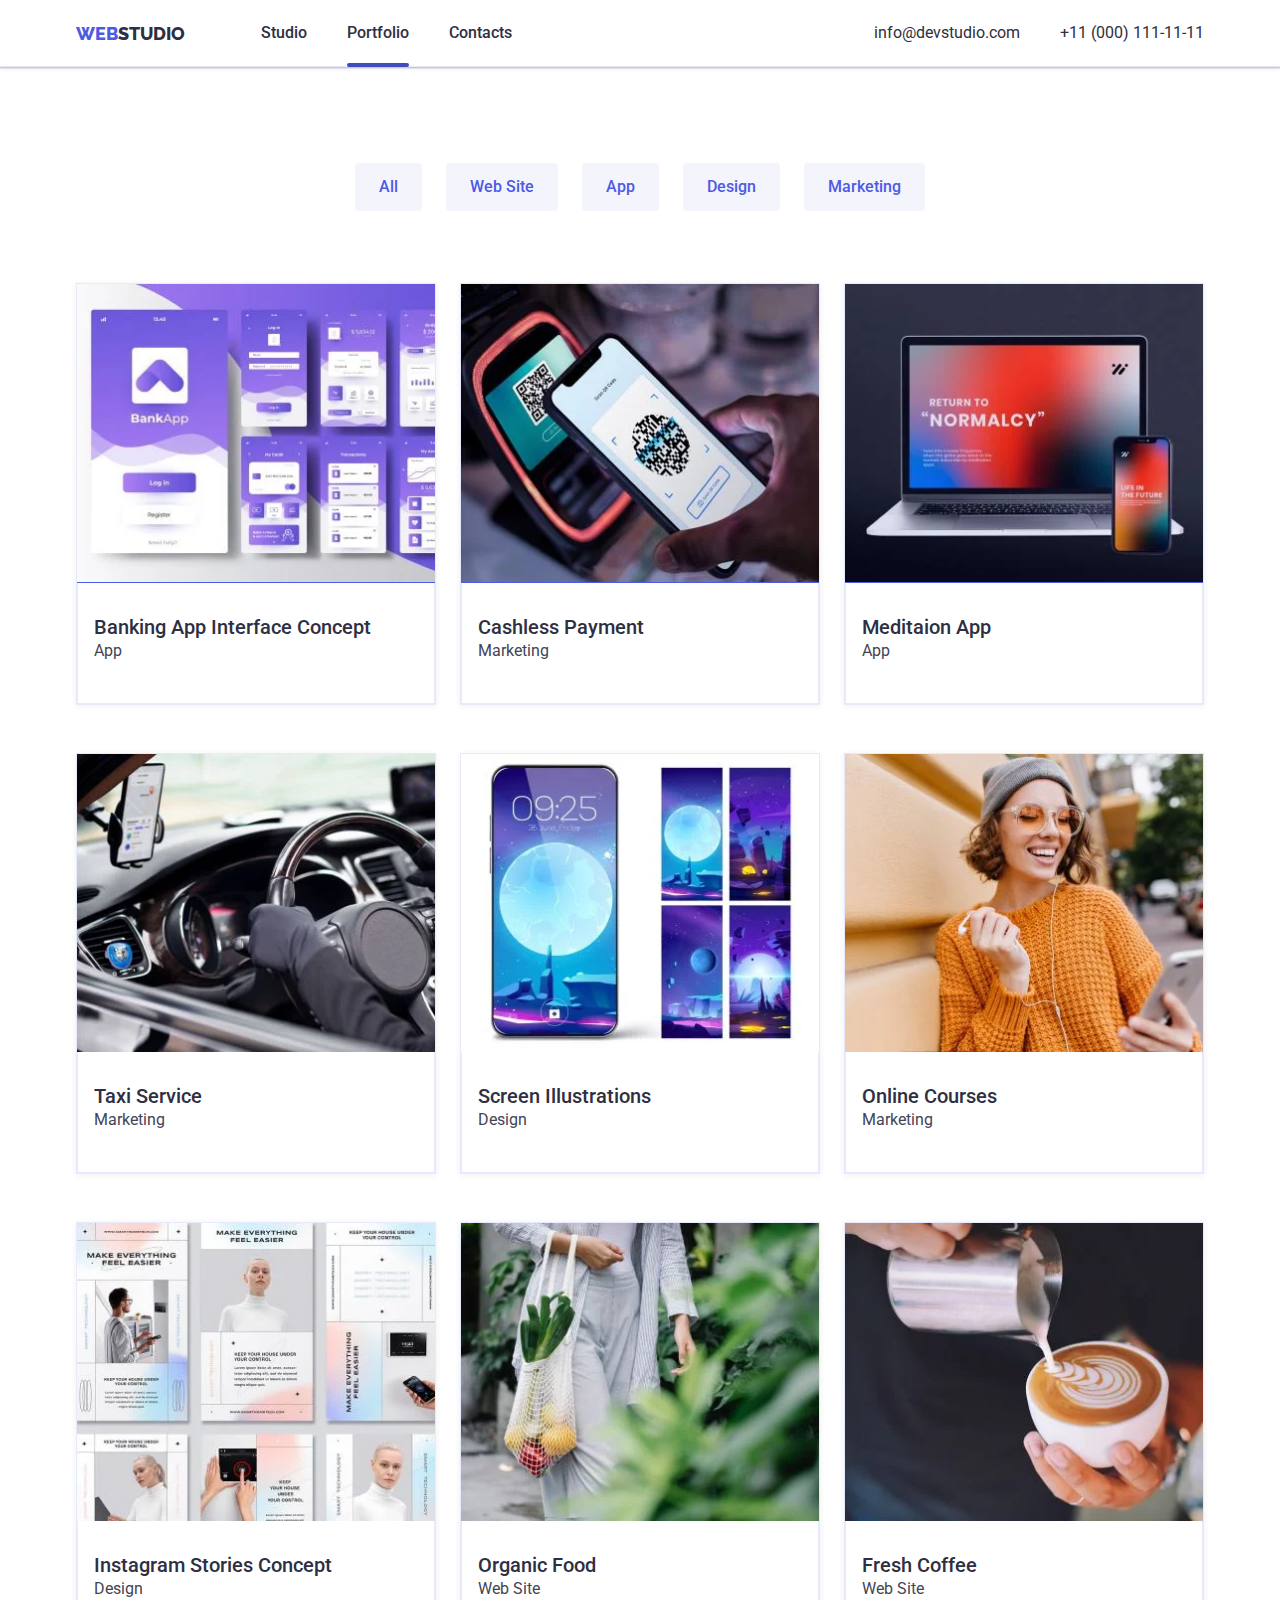
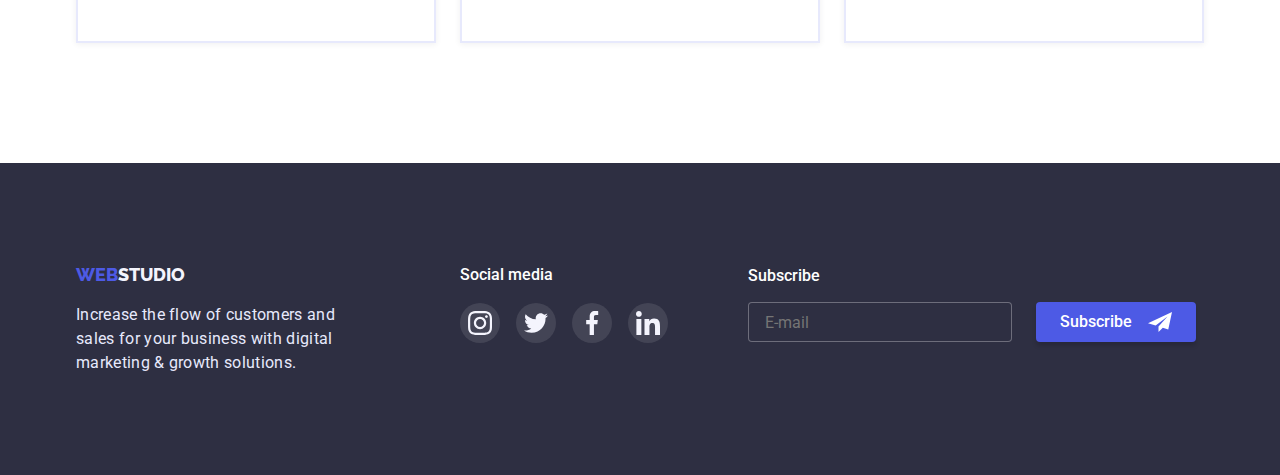
<file: portfolio.html>
<!DOCTYPE html>
<html lang="en">
  <head>
    <meta charset="UTF-8" />
    <meta http-equiv="X-UA-Compatible" content="IE=edge" />
    <meta name="viewport" content="width=device-width, initial-scale=1.0" />
    <title>Document</title>

    <link
      rel="stylesheet"
      href="https://cdn.jsdelivr.net/npm/modern-normalize@1.1.0/modern-normalize.min.css"
    />

    <link
      href="https://fonts.googleapis.com/css2?family=Raleway:wght@800&family=Roboto:wght@400;500;700&display=swap"
      rel="stylesheet"
    />

    <link rel="stylesheet" href="./css/styles.css" />
  </head>
  <body>
    <header class="header-block">
      <div class="container header-container-blok">
        <nav class="header-container">
          <a href="index.html" class="logo-decoretion">
            <span class="logo">web</span
            ><span class="logo logo-black">studio</span></a
          >

          <button class="menu-toggle js-open-menu">
            <svg width="32" height="22" class="icon-hamburger">
              <use href="../images/icons.svg#icon-hamburger"></use>
            </svg>
          </button>

          <ul class="link-block">
            <li><a class="link " href="./index.html">Studio</a></li>
            <li><a class="link current" href="./portfolio.html">Portfolio</a></li>
            <li><a class="link" href="">Contacts</a></li>
          </ul>
        </nav>
        <ul class="contacts-block">
          <li>
            <a class="contacts" href="meilto:info@devstudio.com"
              >info@devstudio.com</a
            >
          </li>
          <li>
            <a class="contacts" href="tel:+110001111111"
              >+11 (000) 111-11-11</a
            >
          </li>
        </ul>
      </div>
    </header>
    <main>
      <section class="container"> 
        <div class="portfolio-section">
          <h1 class="visuallyhidden">Portfolio</h1>
          <ul class="btn-section">
            <li><button class="btn btn-all" type="button">All</button></li>
            <li><button class="btn" type="button">Web Site</button></li>
            <li><button class="btn" type="button">App</button></li>
            <li><button class="btn" type="button">Design</button></li>
            <li><button class="btn" type="button">Marketing</button></li>
          </ul>
          <ul class="projeckt-list">
            <li class="projeckt-link">
              <a href="" class="portfolio-link"> 
                <div class="img-overlay"> 
                  <picture>
                  <source
                  media="(min-width: 1200px)"
                  srcset="
                    ./images/portfolio/img1@1x.webp 1x,
                    ./images/portfolio/img1@2x.webp 2x
                  "
                  type="image/webp"/>
                  <source
                  media="(min-width: 1200px)"
                  srcset="
                    ./images/portfolio/img1@1x.jpg 1x,
                    ./images/portfolio/img1@2x.jpg 2x" />

                    <source
                    media="(min-width: 768px)"
                    srcset="
                      ./images/portfolio/tabl/img1@1x.webp 1x,
                      ./images/portfolio/tabl/img1@2x.webp 2x
                    "
                    type="image/webp"/>
                    <source
                    media="(min-width: 768px)"
                    srcset="
                      ./images/portfolio/tabl/img1@1x.jpg 1x,
                      ./images/portfolio/tabl/img1@2x.jpg 2x" />

                      <source
                    media="(min-width: 320px)"
                    srcset="
                      ./images/portfolio/mob/img1@1x.webp 1x,
                      ./images/portfolio/mob/img1@2x.webp 2x
                    "
                    type="image/webp"/>
                    <source
                    media="(min-width: 320px)"
                    srcset="
                      ./images/portfolio/mob/img1@1x.jpg 1x,
                      ./images/portfolio/mob/img1@2x.jpg 2x"
                      
                       />



                <img src="./images/portfolio/img1@1x.jpg" alt="list" width="396"  />
              </picture>
                  
                  
                  
                  
                <p class="overlay" > 14 Stylish and User-Friendly App Design Concepts · Task Manager App · Calorie Tracker App · Exotic Fruit Ecommerce App · Cloud Storage App

                </p>
                </div>
              <div class="portfolio-wrapper">
                <h2 class="feature-portfolio">Banking App Interface Concept</h2>
                <p class="feature-text feature-text-portfolio">App</p>
              </div></a>
            </li>
            <li class="projeckt-link">
              <a href="" class="portfolio-link"> <div class="img-overlay" >
                <picture>
                  <source
                  media="(min-width: 1200px)"
                  srcset="
                    ./images/portfolio/img2@1x.webp 1x,
                    ./images/portfolio/img2@2x.webp 2x
                  "
                  type="image/webp"/>
                  <source
                  media="(min-width: 1200px)"
                  srcset="
                    ./images/portfolio/img2@1x.jpg 1x,
                    ./images/portfolio/img2@2x.jpg 2x" />

                    <source
                    media="(min-width: 768px)"
                    srcset="
                      ./images/portfolio/tabl/img2@1x.webp 1x,
                      ./images/portfolio/tabl/img2@2x.webp 2x
                    "
                    type="image/webp"/>
                    <source
                    media="(min-width: 768px)"
                    srcset="
                      ./images/portfolio/tabl/img2@1x.jpg 1x,
                      ./images/portfolio/tabl/img2@2x.jpg 2x" />

                      <source
                    media="(min-width: 320px)"
                    srcset="
                      ./images/portfolio/mob/img2@1x.webp 1x,
                      ./images/portfolio/mob/img2@2x.webp 2x
                    "
                    type="image/webp"/>
                    <source
                    media="(min-width: 320px)"
                    srcset="
                      ./images/portfolio/mob/img2@1x.jpg 1x,
                      ./images/portfolio/mob/img2@2x.jpg 2x" />



                <img src="./images/portfolio/img2@1x.jpg" alt="phone and terminal" width="396"  />
              </picture> 
                <p class="overlay" > 14 Stylish and User-Friendly App Design Concepts · Task Manager App · Calorie Tracker App · Exotic Fruit Ecommerce App · Cloud Storage App

                </p> </div>
                <div class="portfolio-wrapper">
                <h2 class="feature-portfolio ">Cashless Payment</h2>
                <p class="feature-text feature-text-portfolio">Marketing</p>
              </div> </a>
            </li>
            <li class="projeckt-link">
              <a href="" class="portfolio-link"> <div class="img-overlay"> 
                <picture>
                  <source
                  media="(min-width: 1200px)"
                  srcset="
                    ./images/portfolio/img3@1x.webp 1x,
                    ./images/portfolio/img3@2x.webp 2x
                  "
                  type="image/webp"/>
                  <source
                  media="(min-width: 1200px)"
                  srcset="
                    ./images/portfolio/img3@1x.jpg 1x,
                    ./images/portfolio/img3@2x.jpg 2x" />

                    <source
                    media="(min-width: 768px)"
                    srcset="
                      ./images/portfolio/tabl/img3@1x.webp 1x,
                      ./images/portfolio/tabl/img3@2x.webp 2x
                    "
                    type="image/webp"/>
                    <source
                    media="(min-width: 768px)"
                    srcset="
                      ./images/portfolio/tabl/img3@1x.jpg 1x,
                      ./images/portfolio/tabl/img3@2x.jpg 2x" />

                      <source
                    media="(min-width: 320px)"
                    srcset="
                      ./images/portfolio/mob/img3@1x.webp 1x,
                      ./images/portfolio/mob/img3@2x.webp 2x
                    "
                    type="image/webp"/>
                    <source
                    media="(min-width: 320px)"
                    srcset="
                      ./images/portfolio/mob/img3@1x.jpg 1x,
                      ./images/portfolio/mob/img3@2x.jpg 2x" />



                <img src="./images/portfolio/img3@1x.jpg" alt="phone and laptop" width="396"  />
              </picture> 
                
                <p class="overlay" > 14 Stylish and User-Friendly App Design Concepts · Task Manager App · Calorie Tracker App · Exotic Fruit Ecommerce App · Cloud Storage App

                </p>
              </div>
                <div class="portfolio-wrapper">
                <h2 class="feature-portfolio">Meditaion App</h2>
                <p class="feature-text feature-text-portfolio">App</p>
              </div> </a>
            </li>
            <li class="projeckt-link">
              <a href="" class="portfolio-link">
                <div class="img-overlay">
                  <picture>
                    <source
                    media="(min-width: 1200px)"
                    srcset="
                      ./images/portfolio/img4@1x.webp 1x,
                      ./images/portfolio/img4@2x.webp 2x
                    "
                    type="image/webp"/>
                    <source
                    media="(min-width: 1200px)"
                    srcset="
                      ./images/portfolio/img4@1x.jpg 1x,
                      ./images/portfolio/img4@2x.jpg 2x" />
  
                      <source
                      media="(min-width: 768px)"
                      srcset="
                        ./images/portfolio/tabl/img4@1x.webp 1x,
                        ./images/portfolio/tabl/img4@2x.webp 2x
                      "
                      type="image/webp"/>
                      <source
                      media="(min-width: 768px)"
                      srcset="
                        ./images/portfolio/tabl/img4@1x.jpg 1x,
                        ./images/portfolio/tabl/img4@2x.jpg 2x" />
  
                        <source
                      media="(min-width: 320px)"
                      srcset="
                        ./images/portfolio/mob/img4@1x.webp 1x,
                        ./images/portfolio/mob/img4@2x.webp 2x
                      "
                      type="image/webp"/>
                      <source
                      media="(min-width: 320px)"
                      srcset="
                        ./images/portfolio/mob/img4@1x.jpg 1x,
                        ./images/portfolio/mob/img4@2x.jpg 2x" />
  
  
  
                  <img src="./images/portfolio/img4@1x.jpg" alt="steering wheel" width="396"  />
                </picture> 
                
                <p class="overlay" > 14 Stylish and User-Friendly App Design Concepts · Task Manager App · Calorie Tracker App · Exotic Fruit Ecommerce App · Cloud Storage App

                </p>
              </div>
                <div class="portfolio-wrapper">
                <h2 class="feature-portfolio">Taxi Service</h2>
                <p class="feature-text feature-text-portfolio">Marketing</p>
              </div> </a>
            </li>
            <li class="projeckt-link">
              <a href="" class="portfolio-link">
                <div class="img-overlay">
                  <picture>
                    <source
                    media="(min-width: 1200px)"
                    srcset="
                      ./images/portfolio/img5@1x.webp 1x,
                      ./images/portfolio/img5@2x.webp 2x
                    "
                    type="image/webp"/>
                    <source
                    media="(min-width: 1200px)"
                    srcset="
                      ./images/portfolio/img5@1x.jpg 1x,
                      ./images/portfolio/img5@2x.jpg 2x" />
  
                      <source
                      media="(min-width: 768px)"
                      srcset="
                        ./images/portfolio/tabl/img5@1x.webp 1x,
                        ./images/portfolio/tabl/img5@2x.webp 2x
                      "
                      type="image/webp"/>
                      <source
                      media="(min-width: 768px)"
                      srcset="
                        ./images/portfolio/tabl/img5@1x.jpg 1x,
                        ./images/portfolio/tabl/img5@2x.jpg 2x" />
  
                        <source
                      media="(min-width: 320px)"
                      srcset="
                        ./images/portfolio/mob/img5@1x.webp 1x,
                        ./images/portfolio/mob/img5@2x.webp 2x
                      "
                      type="image/webp"/>
                      <source
                      media="(min-width: 320px)"
                      srcset="
                        ./images/portfolio/mob/img5@1x.jpg 1x,
                        ./images/portfolio/mob/img5@2x.jpg 2x" />
  
  
  
                  <img src="./images/portfolio/img5@1x.jpg" alt="phone screen" width="396"  />
                </picture> 
                
                <p class="overlay" > 14 Stylish and User-Friendly App Design Concepts · Task Manager App · Calorie Tracker App · Exotic Fruit Ecommerce App · Cloud Storage App

                </p>
              </div>
                <div class="portfolio-wrapper">
                <h2 class="feature-portfolio">Screen Illustrations</h2>
                <p class="feature-text feature-text-portfolio">Design</p>
              </div> </a>
            </li>
            <li class="projeckt-link">
             <a href="" class="portfolio-link"> 
              <div class="img-overlay">
                <picture>
                  <source
                  media="(min-width: 1200px)"
                  srcset="
                    ./images/portfolio/img6@1x.webp 1x,
                    ./images/portfolio/img6@2x.webp 2x
                  "
                  type="image/webp"/>
                  <source
                  media="(min-width: 1200px)"
                  srcset="
                    ./images/portfolio/img6@1x.jpg 1x,
                    ./images/portfolio/img6@2x.jpg 2x" />

                    <source
                    media="(min-width: 768px)"
                    srcset="
                      ./images/portfolio/tabl/img6@1x.webp 1x,
                      ./images/portfolio/tabl/img6@2x.webp 2x
                    "
                    type="image/webp"/>
                    <source
                    media="(min-width: 768px)"
                    srcset="
                      ./images/portfolio/tabl/img6@1x.jpg 1x,
                      ./images/portfolio/tabl/img6@2x.jpg 2x" />

                      <source
                    media="(min-width: 320px)"
                    srcset="
                      ./images/portfolio/mob/img6@1x.webp 1x,
                      ./images/portfolio/mob/img6@2x.webp 2x
                    "
                    type="image/webp"/>
                    <source
                    media="(min-width: 320px)"
                    srcset="
                      ./images/portfolio/mob/img6@1x.jpg 1x,
                      ./images/portfolio/mob/img6@2x.jpg 2x" />



                <img src="./images/portfolio/img6@1x.jpg" alt="girl in an orange sweater" width="396"  />
              </picture> 
                
              <p class="overlay" > 14 Stylish and User-Friendly App Design Concepts · Task Manager App · Calorie Tracker App · Exotic Fruit Ecommerce App · Cloud Storage App

              </p>
            </div>
              <div class="portfolio-wrapper">
                <h2 class="feature-portfolio">Online Courses</h2>
                <p class="feature-text feature-text-portfolio">Marketing</p>
              </div> </a>
            </li>
            <li class="projeckt-link">
              <a href="" class="portfolio-link"></a> 
              <div class="img-overlay">
                <picture>
                  <source
                  media="(min-width: 1200px)"
                  srcset="
                    ./images/portfolio/img7@1x.webp 1x,
                    ./images/portfolio/img7@2x.webp 2x
                  "
                  type="image/webp"/>
                  <source
                  media="(min-width: 1200px)"
                  srcset="
                    ./images/portfolio/img7@1x.jpg 1x,
                    ./images/portfolio/img7@2x.jpg 2x" />

                    <source
                    media="(min-width: 768px)"
                    srcset="
                      ./images/portfolio/tabl/img7@1x.webp 1x,
                      ./images/portfolio/tabl/img7@2x.webp 2x
                    "
                    type="image/webp"/>
                    <source
                    media="(min-width: 768px)"
                    srcset="
                      ./images/portfolio/tabl/img7@1x.jpg 1x,
                      ./images/portfolio/tabl/img7@2x.jpg 2x" />

                      <source
                    media="(min-width: 320px)"
                    srcset="
                      ./images/portfolio/mob/img7@1x.webp 1x,
                      ./images/portfolio/mob/img7@2x.webp 2x
                    "
                    type="image/webp"/>
                    <source
                    media="(min-width: 320px)"
                    srcset="
                      ./images/portfolio/mob/img7@1x.jpg 1x,
                      ./images/portfolio/mob/img7@2x.jpg 2x" />



                <img src="./images/portfolio/img7@1x.jpg" alt="Instagram Stories " width="396"  />
              </picture> 
             
              <p class="overlay" > 14 Stylish and User-Friendly App Design Concepts · Task Manager App · Calorie Tracker App · Exotic Fruit Ecommerce App · Cloud Storage App

              </p> </div>

              <div class="portfolio-wrapper">
                <h2 class="feature-portfolio">Instagram Stories Concept</h2>
                <p class="feature-text feature-text-portfolio">Design</p>
              </div> </a>
            </li>
            <li class="projeckt-link">
              <a href="" class="portfolio-link"></a> 
              <div class="img-overlay"> 
                <picture>
                  <source
                  media="(min-width: 1200px)"
                  srcset="
                    ./images/portfolio/img8@1x.webp 1x,
                    ./images/portfolio/img8@2x.webp 2x
                  "
                  type="image/webp"/>
                  <source
                  media="(min-width: 1200px)"
                  srcset="
                    ./images/portfolio/img8@1x.jpg 1x,
                    ./images/portfolio/img8@2x.jpg 2x" />

                    <source
                    media="(min-width: 768px)"
                    srcset="
                      ./images/portfolio/tabl/img8@1x.webp 1x,
                      ./images/portfolio/tabl/img8@2x.webp 2x
                    "
                    type="image/webp"/>
                    <source
                    media="(min-width: 768px)"
                    srcset="
                      ./images/portfolio/tabl/img8@1x.jpg 1x,
                      ./images/portfolio/tabl/img8@2x.jpg 2x" />

                      <source
                    media="(min-width: 320px)"
                    srcset="
                      ./images/portfolio/mob/img8@1x.webp 1x,
                      ./images/portfolio/mob/img8@2x.webp 2x
                    "
                    type="image/webp"/>
                    <source
                    media="(min-width: 320px)"
                    srcset="
                      ./images/portfolio/mob/img8@1x.jpg 1x,
                      ./images/portfolio/mob/img8@2x.jpg 2x" />



                <img src="./images/portfolio/img8@1x.jpg" alt="Fruit" width="396"  />
              </picture> 
              
              <p class="overlay" > 14 Stylish and User-Friendly App Design Concepts · Task Manager App · Calorie Tracker App · Exotic Fruit Ecommerce App · Cloud Storage App

              </p>
            </div>
              <div class="portfolio-wrapper">
                <h2 class="feature-portfolio">Organic Food</h2>
                <p class=" feature-text feature-text-portfolio">Web Site</p>
              </div> </a>
            </li>
            <li class="projeckt-link">
              <a href="" class="portfolio-link"></a> 
              <div class="img-overlay">
                <picture>
                  <source
                  media="(min-width: 1200px)"
                  srcset="
                    ./images/portfolio/img9@1x.webp 1x,
                    ./images/portfolio/img9@2x.webp 2x
                  "
                  type="image/webp"/>
                  <source
                  media="(min-width: 1200px)"
                  srcset="
                    ./images/portfolio/img9@1x.jpg 1x,
                    ./images/portfolio/img9@2x.jpg 2x" />

                    <source
                    media="(min-width: 768px)"
                    srcset="
                      ./images/portfolio/tabl/img9@1x.webp 1x,
                      ./images/portfolio/tabl/img9@2x.webp 2x
                    "
                    type="image/webp"/>
                    <source
                    media="(min-width: 768px)"
                    srcset="
                      ./images/portfolio/tabl/img9@1x.jpg 1x,
                      ./images/portfolio/tabl/img9@2x.jpg 2x" />

                      <source
                    media="(min-width: 320px)"
                    srcset="
                      ./images/portfolio/mob/img9@1x.webp 1x,
                      ./images/portfolio/mob/img9@2x.webp 2x
                    "
                    type="image/webp"/>
                    <source
                    media="(min-width: 320px)"
                    srcset="
                      ./images/portfolio/mob/img9@1x.jpg 1x,
                      ./images/portfolio/mob/img9@2x.jpg 2x" />



                <img src="./images/portfolio/img9@1x.jpg" alt="coffee" width="396"  />
              </picture> 
              
              <p class="overlay" > 14 Stylish and User-Friendly App Design Concepts · Task Manager App · Calorie Tracker App · Exotic Fruit Ecommerce App · Cloud Storage App

              </p>
            </div>
              <div class="portfolio-wrapper">
                <h2 class="feature-portfolio">Fresh Coffee</h2>
                <p class="feature-text feature-text-portfolio">Web Site</p>
              </div> </a>
            </li>
          </ul>
        </div>
      </section>
    </main>

    <footer class="background-footer">
      <div class="footer-place container">
        <div class="footer-section">
          <div class="footer-block">
            <a class="logo-decoretion logo-decoretion-footer" href="index.html">
              <span class="logo">web</span
              ><span class="logo logo-white">studio</span></a
            >
            <p class="footer-text">
              Increase the flow of customers and sales for your business with
              digital marketing & growth solutions.
            </p>
          </div>
          <div class="footer-social">
            <p class="footer-h">Social media</p>
            <ul class="socials list social-list">
              <li>
                <a
                  class="link-social link-social-footer"
                  href="https://www.instagram.com/"
                  aria-label="instagram"
                  target="_blank"
                  rel="noopener norefrrer"
                >
                  <svg class="socials-icon" width="24" height="24">
                    <use href="./images/icons.svg#icon-instagram"></use>
                  </svg>
                </a>
              </li>
              <li>
                <a
                  class="link-social link-social-footer"
                  href="https://twitter.com"
                  aria-label="twitter"
                  target="_blank"
                  rel="noopener norefrrer"
                >
                  <svg class="socials-icon" width="24" height="24">
                    <use href="./images/icons.svg#icon-twitter"></use>
                  </svg>
                </a>
              </li>
              <li>
                <a
                  class="link-social link-social-footer"
                  href="https://www.facebook.com/"
                  aria-label="facebook"
                  target="_blank"
                  rel="noopener norefrrer"
                  ><svg class="socials-icon" width="24" height="24">
                    <use href="./images/icons.svg#icon-facebook"></use>
                  </svg>
                </a>
              </li>
              <li>
                <a
                  class="link-social link-social-footer"
                  href="https://linkedin.com"
                  aria-label="linkedin"
                  target="_blank"
                  rel="noopener norefrrer"
                >
                  <svg class="socials-icon" width="24" height="24">
                    <use href="./images/icons.svg#icon-linkedin"></use>
                  </svg>
                </a>
              </li>
            </ul>
          </div>
        </div>
        <div class="footer-input-btn">
          <p class="footer-text-input">Subscribe</p>

          <form action="footer-label">
            <label for="footer-label" class="footer-label"></label>
            <span class="input-btn">
              <input
                id="footer-label"
                type="email"
                class="footer-input"
                placeholder="E-mail"
              />
              <button type="button" class="btn-footer">
                Subscribe
                <svg width="24" height="24">
                  <use href="./images/icons.svg#icon-btn"></use>
                </svg>
              </button>
            </span>
          </form>
        </div>
      </div>
    </footer> 
  </body>
</html>
</file>
<file: css/styles.css>
:root {
  /* font */
  --main-font: "Roboto", sans-serif;
  --secondary-font: "Raleway", sans-serif;

  /*text colors*/
  --hero-text-color: #ffffff;
  --accent-color: #4d5ae5;
  --primary-color-text: #2e2f42;
  --dark-text-color: #434455;
  --light-text-color: #e7e9fc;
  --button-text-color: #ffffff;
  --button-click-color: #404bbf;
  --customers-icon-color: #8e8f99;
  /* background colors*/

  --background-dark: #2e2f42;
  --background-light: #f4f4fd;
  --background-image: #e7e9fc;

  --transition: 250ms cubic-bezier(0.4, 0, 0.2, 1);
}

h1 {
  margin: 0;
  padding: 0;
}
h2 {
  margin: 0;
  padding: 0;
}
h3 {
  margin: 0;
  padding: 0;
}
h4 {
  margin: 0;
  padding: 0;
}
p {
  margin: 0;
  padding: 0;
}
ul {
  margin: 0;
  padding: 0;
  list-style: none;
}

.current {
  color: var(--accent-color);
  text-decoration: none;
}

.current:hover,
.current:focus {
  color: var(--button-click-color);
}

img {
  display: block;
  max-width: 100%;
  height: auto;
  object-fit: cover;
  object-position: center;
}
.page {
  overflow: hidden;
}

.visuallyhidden {
  border: 0;
  clip: rect(0 0 0 0);
  clip-path: inset(100%);
  height: 1px;
  margin: -1px;
  overflow: hidden;
  padding: 0;
  position: absolute;
  width: 1px;
  white-space: nowrap;
}

body {
  font-family: var(--main-font);
  color: var(--primary-color-text);
}

.container {
  min-width: 320px;
  max-width: 428px;
  padding-left: 16px;
  padding-right: 16px;

  margin-left: auto;
  margin-right: auto;
}

@media screen and (min-width: 768px) {
  .container {
    max-width: 768px;
  }
}

@media screen and (min-width: 1200px) {
  .container {
    min-width: 1158px;
    padding-left: 15px;
    padding-right: 15px;
  }
}

.section {
  padding-top: 96px;
  padding-bottom: 96px;
}

@media screen and (min-width: 1200px) {
  .section {
    padding-top: 120px;
    padding-bottom: 120px;
  }
}

/*header*/
.header-block {
  padding-top: 0;
  padding-bottom: 0;
  border-bottom: 1px solid #e7e9fc;
  box-shadow: 0px 2px 1px rgba(46, 47, 66, 0.08),
    0px 1px 1px rgba(46, 47, 66, 0.16), 0px 1px 6px rgba(46, 47, 66, 0.08);
}


@media screen and (min-width: 320px) {
  .link-block {
    display: none;
  }
  
  .contacts-block {
    display: none;
  }
  .logo {
    font-family: var(--secondary-font);

    font-weight: 800;
    font-size: 18px;
    line-height: 1.3;

    text-decoration: none;
    text-transform: uppercase;
    color: var(--accent-color);
  }

  .logo-black {
    color: var(--primary-color-text);
  }
  .logo-white {
    color: var(--background-light);
  }

  .logo-decoretion {
    text-decoration: none;
    /* padding-top: 24px;
    padding-bottom: 24px; */
  }
  .header-container-blok{
    display: block;
  }
  .header-container {
    display: flex;
   justify-content: space-between;
   margin-left: 0;
   margin-right: 0;
  }
  .header-block {
    padding-top: 24px;
    padding-bottom: 24px;
  }
}
@media screen and (min-width: 768px)  {
 
}
@media screen and (min-width: 1200px) {
}


/*logo*/

/*навигация*/
.link {
  text-decoration: none;
  color: currentColor;
  display: block;
  transition: color var(--transition);
  position: relative;
}

.link.current::after {
  content: " ";
  position: absolute;
  bottom: 0;

  display: block;
  width: 100%;
  height: 4px;
  background-color: var(--button-click-color);
  border-radius: 2px;
  left: 0;
  transform: translateY(25px);
}

ul {
  list-style-type: none;
}

.link:hover,
.link:focus {
  color: var(--button-click-color);
}



.contacts {
  font-weight: 400;
  font-size: 16px;
  line-height: 14px;

  color: var(--primary-color-text);
  text-decoration: none;

  transition: color var(--transition);
}

.contacts:hover,
.contacts:focus {
  color: var(--button-click-color);
}

.link-nav {
  display: flex;
  gap: 40px;
}




@media screen and (min-width: 780px) {
  .header-container-blok {
    display: flex;
    align-items: center;
  }
  .link-block {
    display: flex;
    gap: 40px;
    padding-top: 24px;
    padding-bottom: 24px;
  
    font-family: "Roboto";
  
    font-weight: 500;
  }
  .header-container {
    display: flex;
    align-items: center;
    gap: 120px;
  }
  .header-container-blok {
    gap: 118px;
  }
  .contacts-block {
    display: flex;
    flex-direction: column;
    margin-left: auto;
    gap: 6px;
    color: var(--dark-text-color);
  }
  .header-block {
    padding-top: 0;
      padding-bottom: 0;
       }
}
@media screen and (min-width: 1200px) {
  .header-container {
    gap: 76px;
  }

  .contacts-block {
    gap: 40px;
    flex-direction: row;
  }
  .contacts {
    line-height: 24px;
  }
}

/*hero*/

@media screen and (min-width: 320px) {
  .hero-name {
    font-size: 36px;
    line-height: 1;
    color: var(--hero-text-color);
    text-align: center;
    margin-left: auto;
    margin-right: auto;
  }
  .hero-button {
    background: var(--accent-color);
    color: var(--button-text-color);
    box-shadow: 0px 4px 4px rgba(0, 0, 0, 0.15);
    font-weight: 500;
    font-size: 16px;
    line-height: 1.5;
    font-family: inherit;
    border-radius: 4px;

    padding: 16px 32px;
    border: none;
  }

  .hero {
    background: var(--background-dark);

    padding-top: 112px;
    padding-bottom: 112px;
    margin-right: auto;
    margin-left: auto;

    background-image: linear-gradient(
        rgba(46, 47, 66, 0.7),
        rgba(46, 47, 66, 0.7)
      ),
      url(../images/hero/Dark-bgmob@1x.jpg);
    background-repeat: no-repeat;
    background-position: center;
    background-size: cover;
  }
  .hero-background {
    display: flex;
    flex-wrap: wrap;
    justify-content: center;
    gap: 72px;
  }
  @media (min-device-pixel-ratio: 2),
    (min-resolution: 192dpi),
    (min-resolution: 2dppx) {
    .hero {
      background-image: linear-gradient(
          rgba(46, 47, 66, 0.7),
          rgba(46, 47, 66, 0.7)
        ),
        url(../images/hero/Dark-bgmob@2x.jpg);
    }
  }
}
@media screen and (min-width: 768px) {
  .hero-name {
    font-size: 56px;
    width: 496px;
  }
  .hero-background {
    gap: 40px;
    flex-direction: column;
    align-items: center;
  }
  .hero {
    background-image: linear-gradient(
        rgba(46, 47, 66, 0.7),
        rgba(46, 47, 66, 0.7)
      ),
      url(../images/hero/Dark-bgtabl@1x.jpg);
  }
}
@media screen and (min-width: 1200px) {
  .hero-background {
    gap: 48px;
  }
  .hero {
    text-align: center;
    padding-top: 188px;
    padding-bottom: 188px;

    background-size: cover;
    background-position: center;
    width: 1440px;
    background-image: linear-gradient(
        rgba(46, 47, 66, 0.7),
        rgba(46, 47, 66, 0.7)
      ),
      url(../images/hero/herodesk@1x.jpg);
  }
  @media (min-device-pixel-ratio: 2),
    (min-resolution: 192dpi),
    (min-resolution: 2dppx) {
    .hero {
      background-image: linear-gradient(
          rgba(46, 47, 66, 0.7),
          rgba(46, 47, 66, 0.7)
        ),
        url(../images/hero/people-officedesk@2x.jpg);
    }
  }
}
.hero-button {
  transition: background-color var(--transition), box-shadow var(--transition),
    border-radius var(--transition);
}

.hero-button:hover,
.hero-button:focus {
  background-color: var(--button-click-color);
  box-shadow: 0px 4px 4px rgba(0, 0, 0, 0.15);
  border-radius: 4px;
}

/*section 1*/

.icon-link {
  display: none;
}

.feature {
  font-weight: 700;
  font-size: 36px;
  line-height: 40px;
  text-align: center;
  margin-bottom: 8px;
}

.feature-text {
  font-weight: 500;
  font-size: 16px;
  line-height: 24px;
  color: var(--dark-text-color);
}

.link-style {
  display: flex;
  flex-direction: column;

  gap: 72px;
}

@media screen and (min-width: 768px) {
  .link-style {
    flex-direction: row;
    row-gap: 72px;
    column-gap: 24px;
    flex-wrap: wrap;
  }
  .feature-link {
    width: 356px;
  }
}

@media screen and (min-width: 1200px) {
  .icon-link {
    display: block;
    background-color: var(--background-light);
    display: flex;
    justify-content: center;
    align-items: center;
    height: 112px;
    margin-bottom: 8px;
  }

  .link-style {
    flex-direction: row;
    align-items: center;
    gap: 24px;
    flex-wrap: nowrap;
  }
  .feature {
    font-weight: 500;
    font-size: 20px;
    line-height: 24px;
    flex: none;
    order: 0;
    flex-grow: 0;
  }

  .feature-text {
    font-weight: 400;
  }
}

/*section 2*/
.section-two {
  display: none;
}

@media screen and (min-width: 1200px) {
  .section-two {
    display: block;
    padding-top: 0;
  }

  .img-block {
    display: flex;
  }

  .img-block-link {
    margin-left: 24px;
  }
}

/*section 3*/
.team-block {
  display: flex;
 
}

.team-card {
  margin-left: 24px;
  box-shadow: 0px 1px 6px rgba(46, 47, 66, 0.08),
    0px 1px 1px rgba(46, 47, 66, 0.16), 0px 2px 1px rgba(46, 47, 66, 0.08);
  border-radius: 0px 0px 4px 4px;
}

.team-section {
  background-color: #f4f4fd;
}

.section-name {
  font-weight: 700;
  font-size: 36px;
  line-height: 1.1;

  text-align: center;

  margin-bottom: 72px;
}

.portfolio-section {
  padding-top: 96px;
}

.subtitle {
  font-weight: 500;
  font-size: 20px;
  line-height: 1.2;
  text-align: center;
  margin-bottom: 8px;
}

.text {
  font-weight: 400;
  font-size: 16px;
  line-height: 1.5;
  text-align: center;
  margin-bottom: 8px;
}

.socials {
  display: flex;
  justify-content: center;
  gap: 24px;
}

.link-social {
  display: flex;
  align-items: center;
  justify-content: center;
  width: 40px;
  height: 40px;
  background-color: var(--accent-color);
  border-radius: 50%;
  color: var(--background-light);
  transition: background-color var(--transition);
}

.link-social:hover,
.link-social:focus {
  background-color: var(--button-click-color);
}

.socials-icon {
  fill: var(--background-light);
}

.team-wrapper {
  padding-top: 32px;
  padding-bottom: 32px;
  background-color: var(--button-text-color);
}

@media screen and (min-width: 320px) {
  .team-block {
    flex-direction: column;
    gap: 72px;
  }

  .team-card {
    margin-right: auto;
    margin-left: auto;
  }
}
@media screen and (min-width: 768px) {
  .team-block {
    flex-direction: row;
    flex-wrap: wrap;
    row-gap: 64px;
    column-gap: 24px;
    justify-content: center;
    align-items: center;
  }
  .team-card {
    margin: 0;
  }
}

@media screen and (min-width: 1200px) {
  .team-block {
    gap: 24px;
    justify-content: center;
   
  }
}

/*footer*/

@media screen and (min-width: 320px) {
  .background-footer {
    background: var(--background-dark);
    padding-top: 100px;
    padding-bottom: 100px;
  }

  .link-social-footer {
    background-color: rgba(255, 255, 255, 0.1);
  }

  .footer-text {
    color: var(--light-text-color);
    font-weight: 400;
    font-size: 16px;
    line-height: 1.5;
    letter-spacing: 0.02em;

    width: 264px;
    margin-top: 16px;
  }

  .footer-h {
    color: var(--button-text-color);
    font-family: "Roboto";

    font-weight: 500;
    font-size: 16px;
    line-height: 24px;
    margin-bottom: 16px;
  }

  .footer-place {
    display: flex;
    flex-direction: column;
    gap: 72px;
    justify-content: center;
    align-items: center;
  }
  .footer-block {
    display: flex;
    flex-direction: column;
    align-items: center;
  }

  .footer-section {
    display: flex;
    flex-direction: column;
    gap: 72px;
    align-items: center;
  }

  .footer-social {
    display: flex;
    flex-direction: column;
    align-items: center;
  }
  .footer-input-btn {
    display: flex;
    flex-direction: column;
    align-items: center;
  }

  .social-list {
    gap: 16px;
  }

  .footer-input {
    width: 100%;
    height: 40px;
    border: 1px solid rgba(255, 255, 255, 0.3);
    border-radius: 4px;
    box-shadow: rgba(0, 0, 0, 0.15);
    background-color: var(--background-dark);
    padding-left: 16px;
    color: #ffffff;
  }

  .btn-footer {
    display: flex;
    gap: 16px;
    height: 40px;
    padding: 8px 24px;

    background: var(--accent-color);
    color: var(--button-text-color);
    box-shadow: 0px 4px 4px rgba(0, 0, 0, 0.15);
    font-weight: 500;
    font-size: 16px;
    line-height: 1.5;
    font-family: inherit;
    border-radius: 4px;

    border: none;
  }

  .footer-text-input {
    font-family: var(--main-font);
    font-size: 16px;
    line-height: 1.28;
    font-weight: 500;
    color: var(--button-text-color);
    margin-bottom: 16px;
  }

  .input-btn {
    display: flex;
    flex-direction: column;
    align-items: center;
    gap: 16px;
  }
}

@media screen and (min-width: 768px) {
  .footer-section {
    flex-direction: row;
    gap: 24px;
    align-items: normal;
   
  }
  .footer-input {
    width: 264px;
  }

  .footer-input-btn {
    align-items: normal;
    justify-content: center;
  }
  .input-btn {
    flex-direction: row;
    gap: 24px;
  }

  .footer-place {
    align-content: center;
    flex-wrap: wrap;
    align-items: normal;
  }
  .footer-block {
    align-items: normal;
  }
  .footer-social {
    align-items: normal;
  }
}

@media screen and (min-width: 1200px) {
  .btn-footer {
    transition: background-color var(--transition), box-shadow var(--transition),
      border-radius var(--transition);
  }
  .footer-input-btn {
    margin-bottom: 30px;
  }

  .btn-footer:hover,
  .btn-footer:focus {
    background-color: var(--button-click-color);
    box-shadow: 0px 4px 4px rgba(0, 0, 0, 0.15);
    border-radius: 4px;
  }
  .link-social-footer:hover,
  .link-social-footer:focus {
    background-color: #31d0aa;
  }
  .footer-place {
    flex-direction: row;
    justify-content: normal;
    gap: 80px;
  }

  .footer-section {
    gap: 120px;
  }
  .footer-social {
    align-items: normal;
    margin-bottom: 30px;
  }
  .logo-decoretion-footer {
    padding: 0;
  }
}

/* selection 4 */

@media screen and (min-width: 320px) {
  .customers-links {
    width: 190px;
    height: 88px;
  }
  .section-customers {
    width: 100%;
    height: 100%;
    color: var(--customers-icon-color);
    border: 1px solid var(--customers-icon-color);
    border-radius: 4px;
    display: flex;
    justify-content: center;
    align-items: center;
    transition: color var(--transition), border var(--transition);
  }

  .customers-link {
    display: flex;
    flex-wrap: wrap;
    justify-content: center;
    align-items: center;
    row-gap: 72px;
    column-gap: 16px;
  }
  .customers-icon {
    fill: currentColor;
  }
}

@media screen and (min-width: 768px) {
  .customers-links {
    width: 168px;
    height: 88px;
  }
  .customers-link {
    column-gap: 24px;
  }
}

@media screen and (min-width: 1200px) {
  .customers-link {
    display: flex;
    flex-wrap: nowrap;
    justify-content: center;
    align-items: center;
    gap: 24px;
  }

  .section-customers:hover,
  .section-customers:focus {
    color: var(--button-click-color);
    border: 1px solid var(--button-click-color);
  }
}
/*PORTFOLIO*/

@media screen and (min-width: 320px) {
  .btn {
    background-color: var(--background-light);
    color: var(--accent-color);

    font-weight: 500;
    font-size: 16px;
    line-height: 1.5;
    border: none;
    border-radius: 4px;
    padding: 8px 16px;
  }

  .btn-section {
    list-style: none;
    padding-top: 48px;
    padding-bottom: 48px;

    display: flex;
    row-gap: 24px;
    column-gap: 16px;
    flex-wrap: wrap;
    margin-right: 149px;
    justify-content: normal;
  }
  .portfolio-section {
    padding-top: 0;
    padding-bottom: 0;
  }

  .btn-all {
    background-color: var(--button-click-color);
    color: var(--button-text-color);
  }

  .projeckt-link {
    border: 1px solid var(--background-image);
    box-shadow: 0px 1px 6px rgba(46, 47, 66, 0.08);
    width: 396px;
  }

  .portfolio-link {
    display: block;
    text-decoration: none;
    color: var(--background-dark);
  }
  .overlay {
    display: none;
  }

  .img-overlay {
    position: relative;
    overflow: hidden;
  }
  .portfolio-wrapper {
    padding: 32px 16px;

    border: 1px solid #e7e9fc;
    border-top: none;
  }

  .feature-portfolio {
    font-weight: 500;
    font-size: 20px;
    line-height: 24px;
  }

  .feature-text-portfolio {
    font-weight: 400;
    margin-bottom: 8px;
  }
  .projeckt-list {
    display: flex;
    gap: 48px;
    flex-direction: column;
    padding-bottom: 48px;
  }
}

@media screen and (min-width: 768px) {
  .projeckt-link {
    width: calc((100% - 2 * 24px) / 2);

    transition: box-shadow var(--transition);
  }

  .projeckt-list {
    flex-direction: row;
    flex-wrap: wrap;
    row-gap: 72px;
    column-gap: 24px;
    padding-bottom: 96px;
  }
  .btn-section {
    padding-top: 64px;
    padding-bottom: 64px;
    margin: 0;
    justify-content: center;
  }
  .btn {
    padding: 12px 24px;
  }
}

@media screen and (min-width: 1200px) {
  .btn {
    background-color: var(--background-light);
    color: var(--accent-color);

    font-weight: 500;
    font-size: 16px;
    line-height: 1.5;
    border: none;
    border-radius: 4px;
    padding: 12px 24px;

    transition: color var(--transition), background-color var(--transition),
      box-shadow var(--transition);
  }
  .btn:hover,
  .btn:focus {
    background-color: var(--button-click-color);
    box-shadow: 0px 3px 1px rgba(0, 0, 0, 0.1), 0px 2px 1px rgba(0, 0, 0, 0.08),
      0px 2px 2px rgba(0, 0, 0, 0.12);
    color: var(--button-text-color);
  }

  .btn-section {
    justify-content: center;
    gap: 24px;
    padding-top: 96px;
    padding-bottom: 72px;
  }
  .projeckt-list {
    column-gap: 24px;
    row-gap: 48px;

    padding: 0;
  }

  .projeckt-list:nth-child(3n) {
    margin-left: 0;
  }
  .projeckt-list:nth-child(n + 3) {
    margin-bottom: 120px;
  }

  .projeckt-link {
    width: calc((100% - 2 * 24px) / 3);

    transition: box-shadow var(--transition);
  }

  .projeckt-link:hover,
  .projeckt-link:focus {
    box-shadow: 0px 1px 6px rgba(46, 47, 66, 0.08),
      0px 1px 1px rgba(46, 47, 66, 0.16), 0px 2px 1px rgba(46, 47, 66, 0.08);
  }

  .overlay {
    display: block;
    position: absolute;
    left: 0;
    top: 0;
    width: 100%;
    height: 100%;
    transform: translate(0, 100%);
    transition: transform var(--transition);
    padding: 40px 32px 164px;
    color: #f4f4fd;
    background-color: var(--accent-color);
    overflow: auto;

    line-height: calc(24 / 16);
  }

  .projeckt-link:hover .overlay {
    transform: translate(0, 0);
  }
}


/* modal */

.backdrop {
  position: fixed;
  z-index: 100;
  top: 0;
  left: 0;
  width: 100%;
  height: 100%;
  background-color: rgba(46, 47, 66, 0.4);

  transition: opacity var(--transition), visibility var(--transition);
}

.backdrop.is-hidden {
  opacity: 0;
  visibility: hidden;
  pointer-events: none;
}

.modal {
  width: 392px;

  background-color: #fcfcfc;

  position: absolute;
  top: 50%;
  left: 50%;
  transform: translate(-50%, -50%);
  padding: 72px 24px 24px 24px;
}

@media screen and (min-width: 768px) {
  .modal {
    width: 408px;
  }
}

.close-modal-btn {
  position: absolute;
  top: 24px;
  right: 24px;

  background-color: var(--background-image);
  padding: 0;
  border: 1px solid rgba(0, 0, 0, 0.1);
  width: 24px;
  height: 24px;
  border-radius: 50%;

  display: flex;
  justify-content: center;
  align-items: center;
  transition: background-color var(--transition);
}

.close-modal-btn-icon {
  transition: fill var(--transition);
}

.close-modal-btn:hover,
.close-modal-btn:focus {
  background-color: var(--button-click-color);
}

.close-modal-btn:hover .close-modal-btn-icon,
.close-modal-btn:focus .close-modal-btn-icon {
  fill: var(--button-text-color);
}

.modal-form {
  display: flex;
  flex-direction: column;
}

.modal-form-text {
  font-size: 16px;
  line-height: 1.28;
  font-weight: 500;
  font-family: var(--main-font);
  color: var(--background-dark);
  text-align: center;
  margin-bottom: 16px;
}

.modal-form-input-wrapper {
  position: relative;
}

.modal-form-input {
  width: 100%;
  height: 40px;
  border: 1px solid rgba(33, 33, 33, 0.2);
  border-radius: 4px;
  padding-left: 38px;
  transition: border-color var(--transition);
}

.modal-form-input:focus {
  outline: none;
  border-color: var(--accent-color);
}

.modal-form-input-desk {
  display: block;
  font-size: 12px;
  font-weight: 400;
  line-height: 1.4;
  margin-bottom: 4px;
  color: var(--customers-icon-color);
}

.modal-form-field {
  margin-bottom: 8px;
}

.modal-icon {
  fill: currentColor;
  transition: var(--transition);
  position: absolute;
  top: 50%;
  left: 16px;
  transform: translate(0, -50%);
}

.modal-form-input:focus + .modal-icon {
  fill: var(--accent-color);
}

.modal-from-massage {
  resize: none;
  width: 100%;
  height: 120px;
  padding: 10px 16px;
  transition: border-color var(--transition);
  outline: none;
  border-radius: 4px;
  border: 1px solid rgba(33, 33, 33, 0.2);
}

.modal-from-massage:focus {
  border-color: var(--accent-color);
}

.modal-from-massage::placeholder {
  font-size: 12px;
  line-height: 1.14;
  color: rgba(117, 117, 117, 0.5);
  letter-spacing: 4%;
}

.icon-checkbox {
  display: inline-block;
  width: 16px;
  height: 16px;
  border: 2px solid var(--background-dark);
  border-radius: 2px;
  transition: border-color var(--transition);
  margin-right: 8px;
}

.modal-form-check {
  -webkit-appearance: none;
  -moz-appearance: none;
  appearance: 0;
  position: absolute;

  transition: var(--transition);
}

.modal-form-check:checked + .icon-checkbox {
  border-color: var(--button-click-color);
  background-color: var(--button-click-color);
  background-image: url(/images/checkbox-click.svg);
  background-size: contain;
  background-origin: border-box;
}

.modal-form-check-desc {
  font-size: 12px;
  line-height: 1.14;
  color: #757575;

  display: flex;
  align-items: center;

  margin-bottom: 24px;
}

.modal-form-submit {
  background: var(--accent-color);
  color: var(--button-text-color);
  box-shadow: 0px 4px 4px rgba(0, 0, 0, 0.15);
  font-weight: 500;
  font-size: 16px;
  line-height: 1.5;
  font-family: inherit;
  border-radius: 4px;

  padding: 16px 32px;
  border: none;

  align-self: center;
  width: 169px;
  height: 56px;
  transition: background-color var(--transition), box-shadow var(--transition),
    border-radius var(--transition);
}

.modal-form-submit:hover,
.modal-form-submit:focus {
  background-color: var(--button-click-color);
  box-shadow: 0px 4px 4px rgba(0, 0, 0, 0.15);
  border-radius: 4px;
}

.text-checkbox {
  color: var(--accent-color);
}



/* MOBILE MENU */

.menu-toggle {
  min-height: 22px;
  min-width: 32px;
  display: flex;
  align-items: center;
  justify-content: center;

  margin: 0;
  padding: 0;
  background-color: transparent;
  cursor: pointer;
  border: none;
  border-radius: 50%;
  outline: none;
}

@media (min-width: 768px) {
  .menu-toggle {
    display: none;
  }
}

.menu-toggle:hover,
.menu-toggle:focus {
  background-color: rgba(0, 0, 0, 0.1);
}

.menu-container {
  position: fixed;
  top: 0;
  left: 0;
  width: 100vw;
  height: 100vh;

  z-index: 999;
  background-color: var(--button-text-color);

  transform: translateX(100%);
  transition: var(--transition);
}

.menu-container.is-open {
  transform: translateX(0);
}

.menu-container .menu-toggle {
  position: absolute;
  top: 16px;
  right: 16px;
  color: #fff;
}

.mobile-menu {
  padding: 0;
  margin: 0;
  list-style: none;
  display: flex;
  flex-direction: column;
  gap: 40px;
  margin-bottom: 284px;
}

.mobile-menu .link {
  display: block;
  padding: 10px;
  color: #fff;
  text-decoration: none;
}

.mobile-menu-link {
  font-weight: 700;
  font-size: 36px;
  line-height: 40px;
  color: var(--background-dark);
  text-decoration: none;
}
.link-color {
  color: var(--button-click-color);
}

.contacts-link-modal {
  font-weight: 700;
  font-size: 36px;
  line-height: 40px;
  text-decoration: none;
  color: var(--button-click-color);
}

.contacts-link {
  font-weight: 500;
  font-size: 20px;
  line-height: 24px;
  text-decoration: none;
  color: var(--dark-text-color);
  left: 2%;
}

.link-social-modal {
  width: 24px;
  height: 24px;
}

.socials-list {
  gap: 56px;
  margin-bottom: 40px;
}

.contacts-links-modal {
  display: flex;
  flex-direction: column;
  gap: 40px;
  margin-bottom: 48px;
  margin-top: auto;
}
.menu-mobile {
  display: flex;
  flex-direction: column;
 
  
  margin-bottom: auto;
  padding-top: 80px;
  position: relative;
}

.close-modal-btn-mobile {
  background-color: var(--background-image);
  padding: 0;
  border: 1px solid rgba(0, 0, 0, 0.1);
  width: 24px;
  height: 24px;
  border-radius: 50%;

  display: flex;
  justify-content: center;
  align-items: center;
  transition: background-color var(--transition);

  position: absolute;
  top: 24px;
  right: 24px;
}

.socials-list-mobile {
  justify-content: start;
}
</file>
